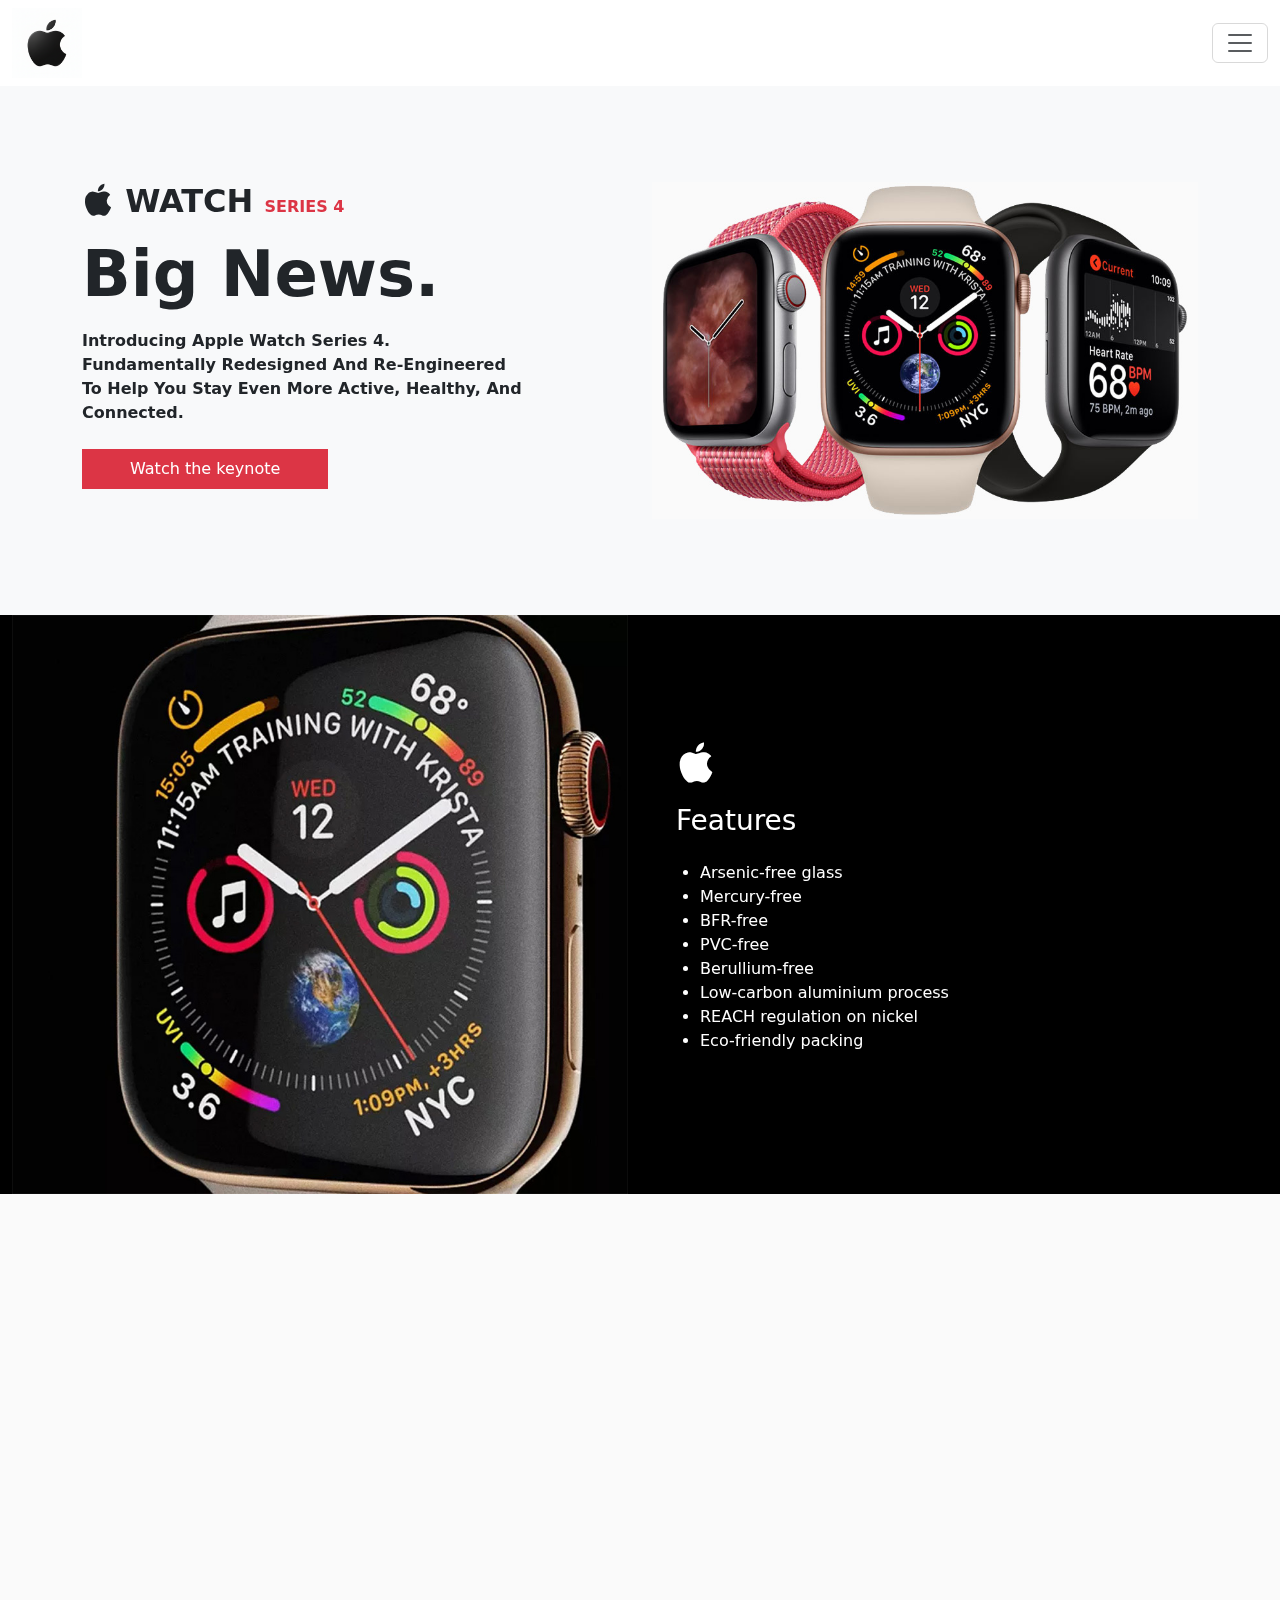
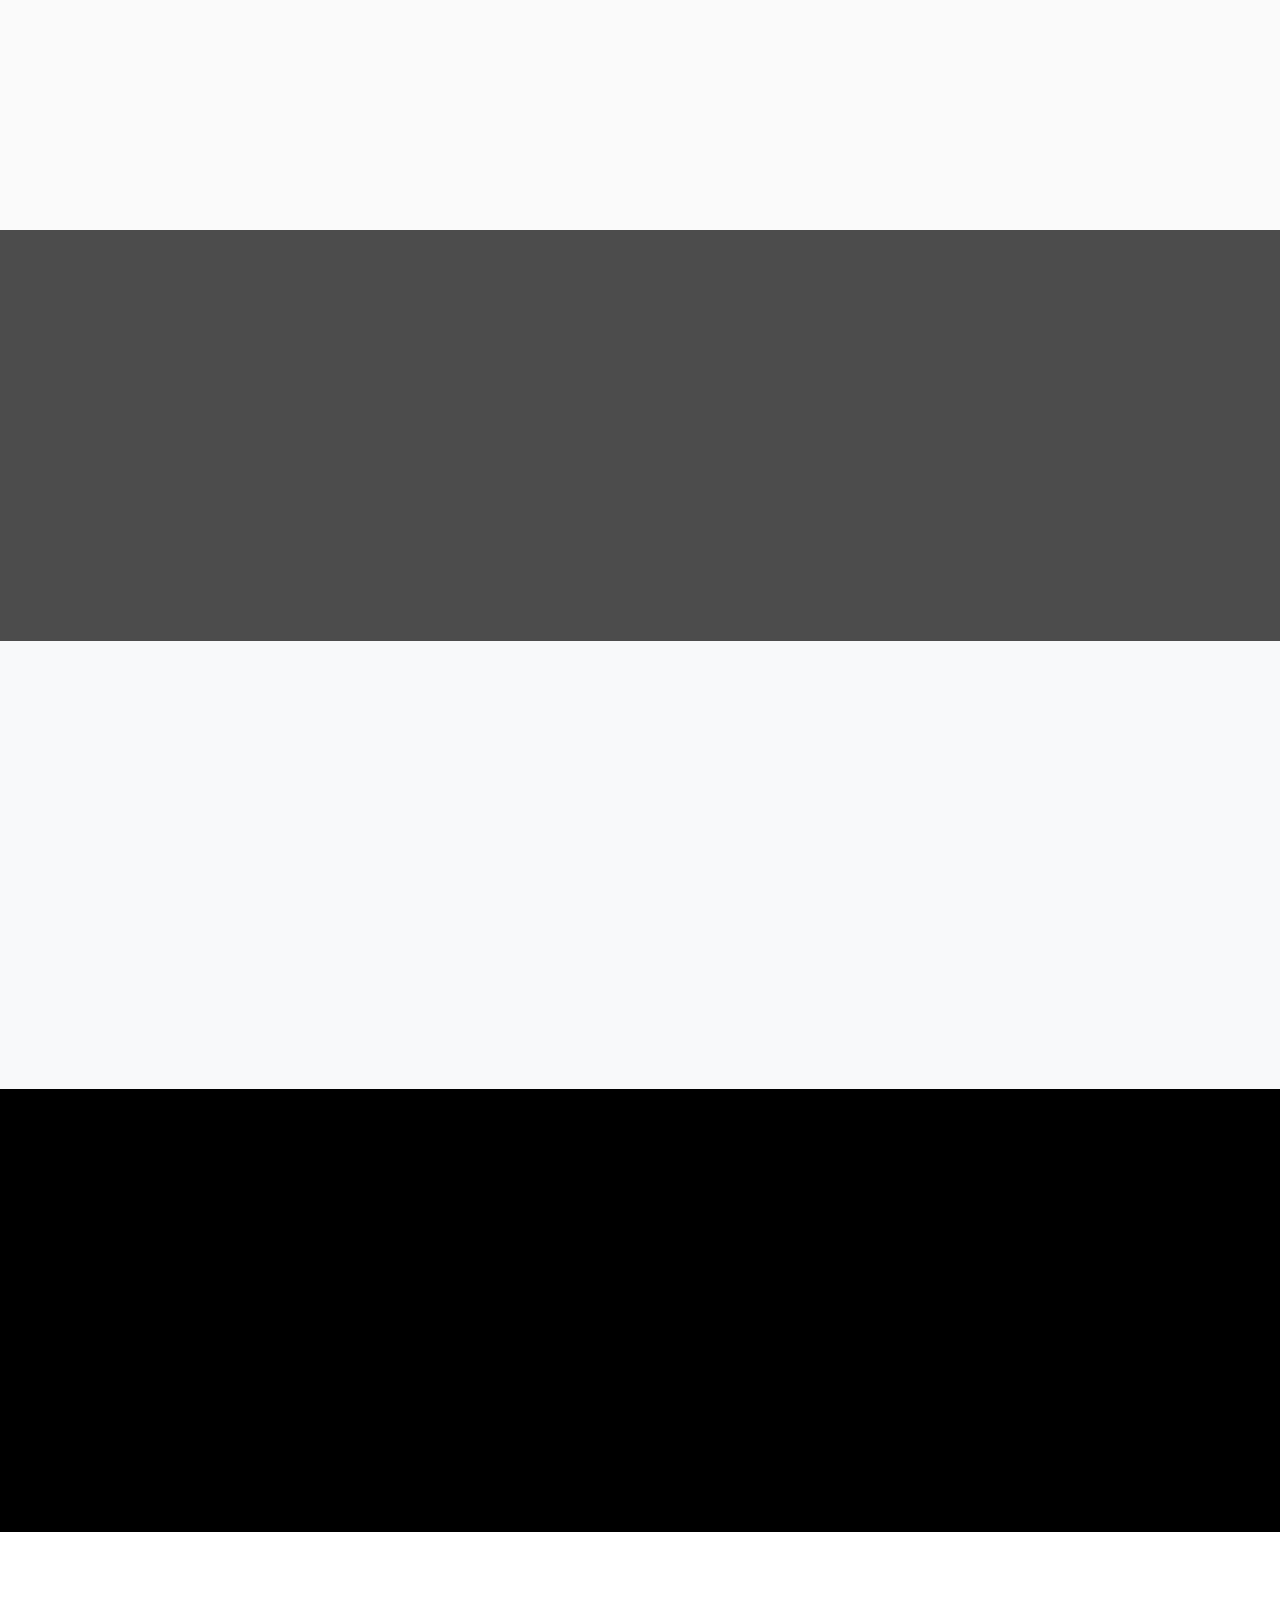
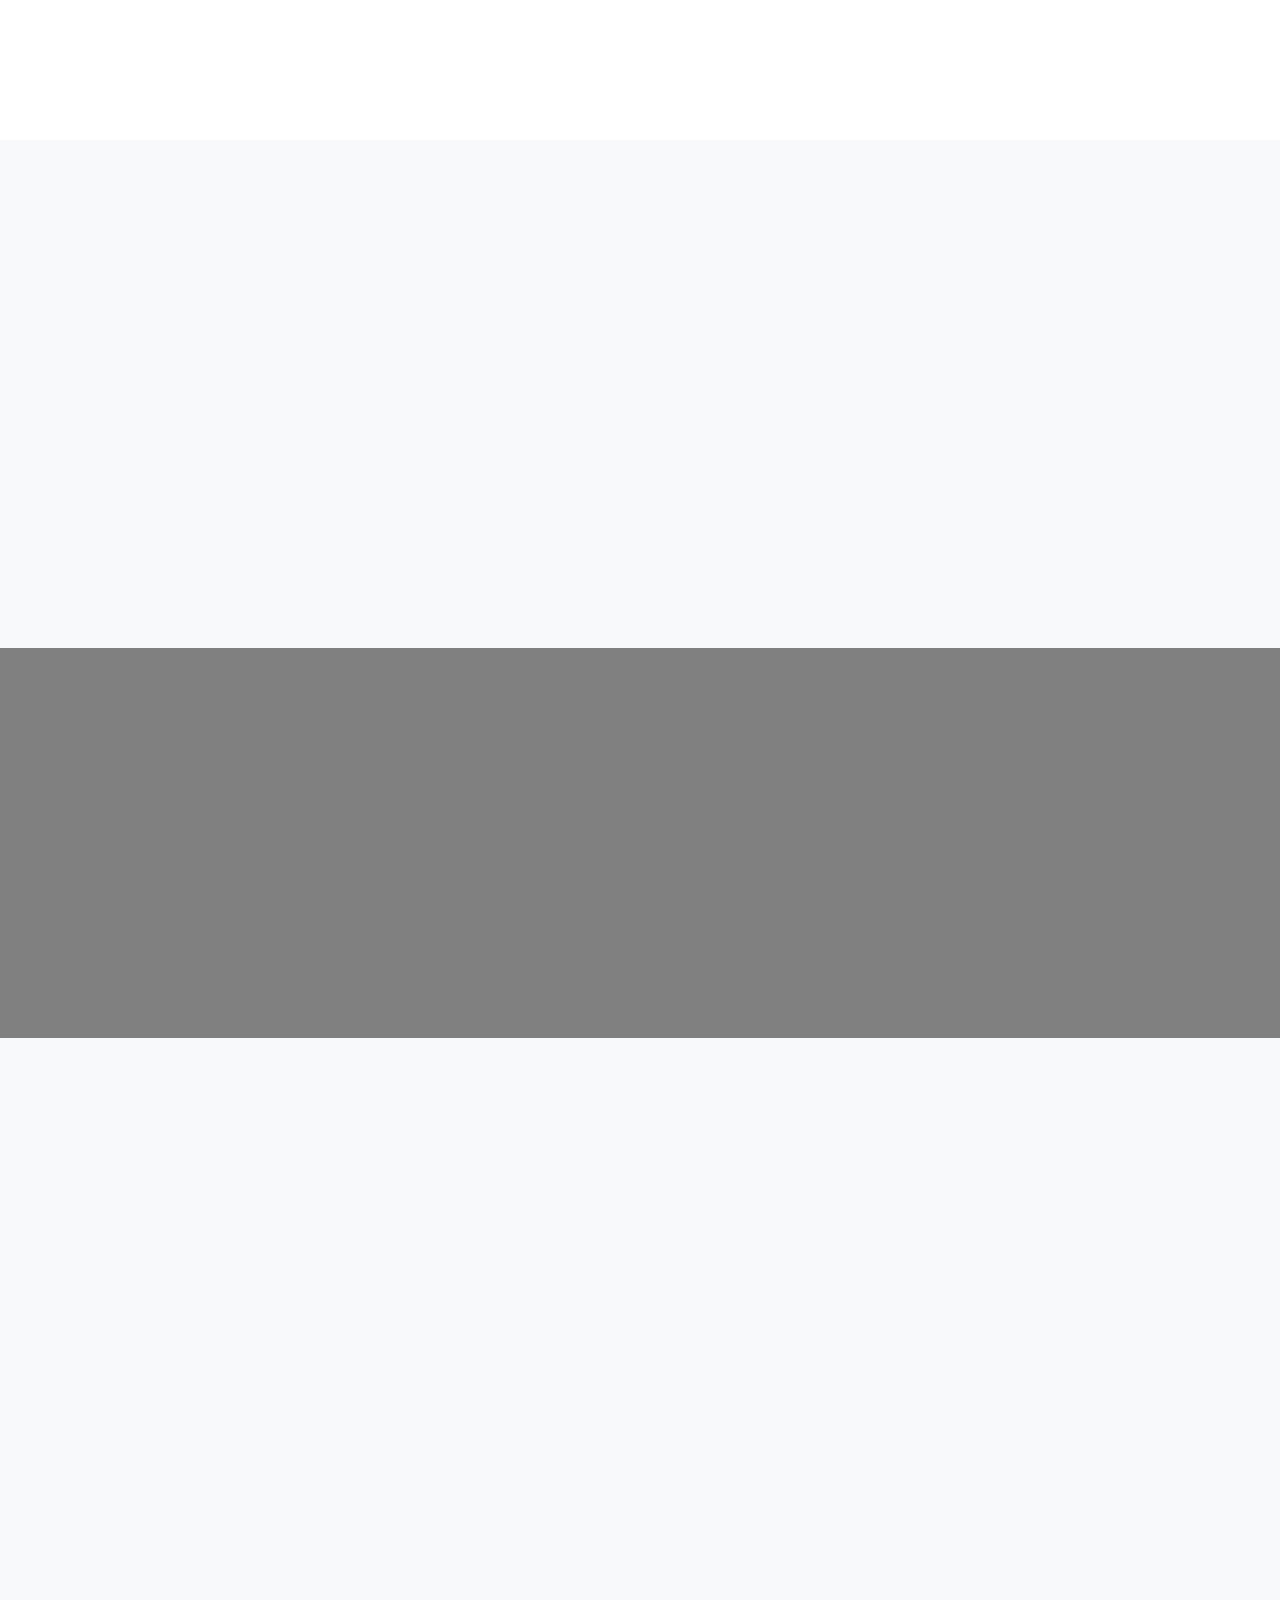
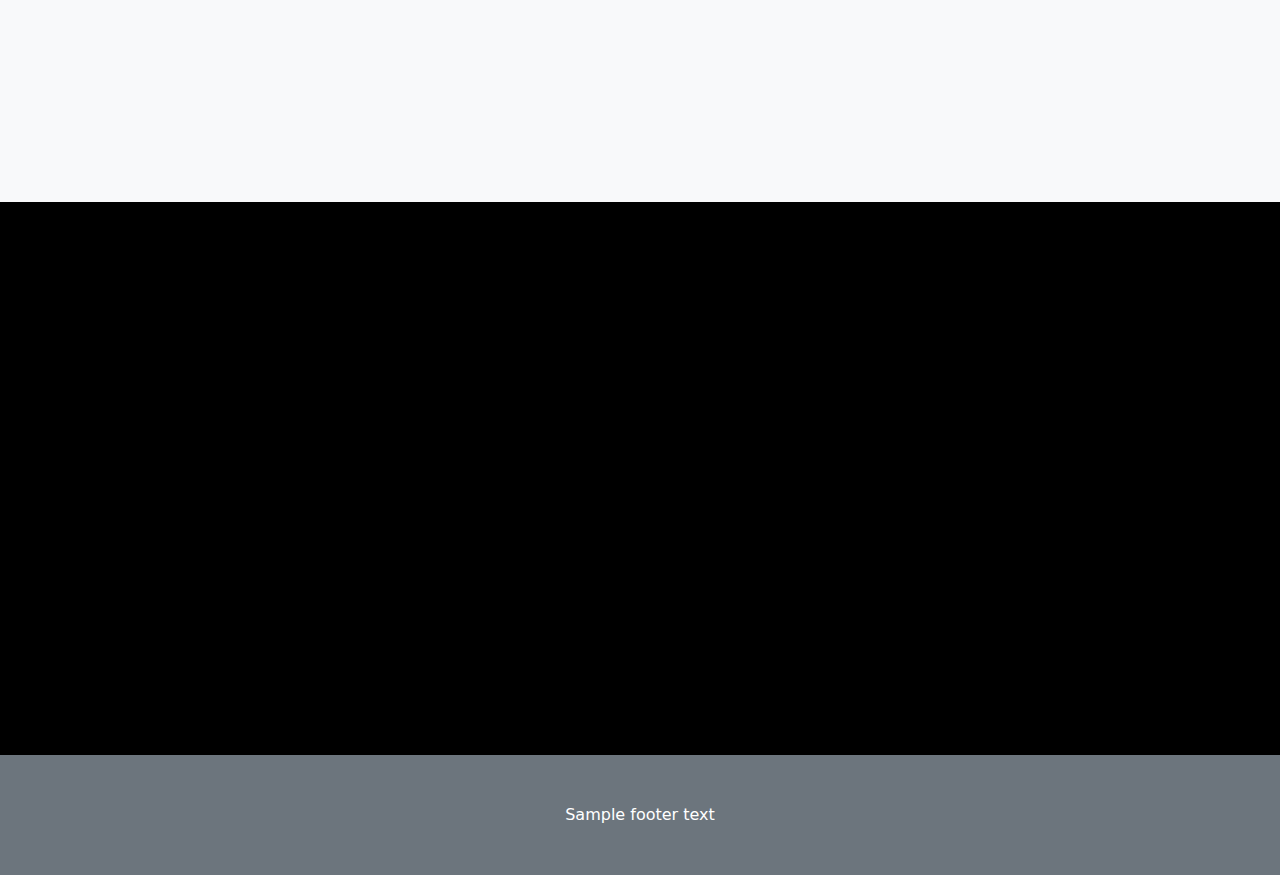
<file: index.html>
<!DOCTYPE html>
<html lang="en">

<head>
    <meta charset="UTF-8">
    <meta name="viewport" content="width=device-width, initial-scale=1.0">
    <title>Apple Watch</title>
    <link rel="shortcut icon" href="img/Gemini_Generated_Image_6ahepr6ahepr6ahe.png" type="image/x-icon">
    <link rel="stylesheet" href="css/aos.css" />
    <link rel="stylesheet" href="css/bootstrap.min.css" />
    <link rel="stylesheet" href="css/fancybox.css" />
    <link rel="stylesheet" href="css/splide.min.css" />
    <link rel="stylesheet" href="css/icons/bootstrap-icons.min.css" />
    <link rel="stylesheet" href="css/main.css" />
</head>

<body>
    <nav class="navbar navbar-expand-xxl" aria-label="Seventh navbar example">
        <div class="container-fluid">
            <div class="ps-lg-5x"><img src="img/Gemini_Generated_Image_6ahepr6ahepr6ahe.png" style="width: 70px;"
                    alt="">
            </div>
            <button class="navbar-toggler text-black" type="button" data-bs-toggle="collapse"
                data-bs-target="#navbarsExampleXxl" aria-controls="navbarsExampleXxl" aria-expanded="false"
                aria-label="Toggle navigation">
                <span class="navbar-toggler-icon"></span>
            </button>
            <div class="collapse navbar-collapse" id="navbarsExampleXxl">
                <ul class="navbar-nav me-auto mb-2 mb-xl-0 ">
                    <li class="nav-item">
                        <a class="nav-link active text-black" aria-current="page" href="#">Home</a>
                    </li>

                    <li class="nav-item">
                        <a class="nav-link text-black" href="#">Link</a>
                    </li>
                    <li class="nav-item">
                        <a class="nav-link disabled text-black" aria-disabled="true">Disabled</a>
                    </li>
                    <li class="nav-item dropdown">
                        <a class="nav-link dropdown-toggle text-black" href="#" data-bs-toggle="dropdown"
                            aria-expanded="false">Dropdown</a>
                        <ul class="dropdown-menu">
                            <li><a class="dropdown-item" href="#">Action</a></li>
                            <li><a class="dropdown-item" href="#">Another action</a></li>
                            <li><a class="dropdown-item" href="#">Something else here</a></li>
                        </ul>
                    </li>
                </ul>
                <form role="search">
                    <input class="form-control" type="search" placeholder="Search" aria-label="Search">
                </form>
            </div>
        </div>
    </nav>
    <div class="bg-light">
        <div class="container-lg py-5">
            <div class="row py-5 align-items-center4 ">
                <div class="col-12 col-lg-6" data-aos="fade-right" data-aos-duration="1000">
                    <div class="h2 fw-bold">
                        <i class="bi-apple tetx-black "></i>
                        WATCH <span class="text-danger h6 fw-bold">SERIES 4</span>
                    </div>
                    <div class="display-3 fw-bold pt-2 pb-3">
                        Big News.
                    </div>
                    <div class="pe-lg-5 fw-bold d-lg-block d-none">
                        Introducing Apple Watch Series 4. <br>
                        Fundamentally Redesigned And Re-Engineered <br>
                        To Help You Stay Even More Active, Healthy, And <br>
                        Connected.
                    </div>
                    <div class="pe-lg-5 fw-bold d-lg-none d-block">
                        Introducing Apple Watch Series 4.
                        Fundamentally Redesigned And Re-Engineered
                        To Help You Stay Even More Active, Healthy, And
                        Connected.
                    </div>
                    <div class="pt-4">
                        <button class="bg-danger text-white px-5 py-2 border-0">
                            Watch the keynote
                        </button>
                    </div>
                </div>
                <div class="col-lg-6 col-12 pt-lg-0 pt-4" data-aos="fade-left" data-aos-duration="1000">
                    <a href="img/1 (6).jpeg" class="text-decoration-none img-fluid" data-fancybox="gallery"
                        data-caption="Strength Trainer">
                        <img src="img/1 (6).jpeg" class="w-100" />
                    </a>
                </div>
            </div>
        </div>
    </div>
    <div class="container-fluid bg-black">
        <div class="row align-items-center">
            <div class="col-lg-6 col-12" data-aos="fade-right" data-aos-duration="1000">
                <img src="img/1 (5).jpeg" class="w-100" alt="">
            </div>
            <div class="col-lg-6 col-12" data-aos="fade-up" data-aos-duration="1000">
                <div class="">
                    <i class="bi-apple h1 ps-4 text-white "></i>
                </div>
                <div class="h3 text-white ps-4 py-3">
                    Features
                </div>
                <div class="">
                    <ul class="text-white ps-5">
                        <li>Arsenic-free glass</li>
                        <li>Mercury-free</li>
                        <li>BFR-free</li>
                        <li>PVC-free</li>
                        <li>Berullium-free</li>
                        <li>Low-carbon aluminium process</li>
                        <li>REACH regulation on nickel</li>
                        <li>Eco-friendly packing</li>
                    </ul>
                </div>
            </div>
        </div>
    </div>
    <div style="background-color: #FAFAFA;">
        <div class="container-lg py-3">
            <div class="row align-items-center">
                <div class="col-lg-6 col-12 py" data-aos="fade-right" data-aos-duration="1000">
                    <div class="bg-light-1 h1 mt-5 py-3 px-2 ">
                        The New Apple Watch 4
                    </div>
                    <div class="fw-bold py-2 pb-3">
                        Fundamentally redesinged and <br> re-engineered with the largest Apple Watch <br> display yet.
                        Advenced heart monitoring <br> capabilities.
                    </div>
                    <div class="">
                        <button class="border-0 bg-danger py-2 px-5 text-white">
                            Watch the keynote
                        </button>
                    </div>
                </div>
                <div class="col-lg-6 col-12" data-aos="fade-left" data-aos-duration="1000">
                    <div class="row">
                        <div class="col-6">
                            <a href="img/1 (18).jpeg" class="text-decoration-none img-fluid" data-fancybox="gallery"
                                data-caption="Strength Trainer">
                                <img src="img/1 (18).jpeg" class="w-100" />
                            </a>
                        </div>
                        <div class="col-6">
                            <a href="img/1 (3).jpeg" class="text-decoration-none img-fluid" data-fancybox="gallery"
                                data-caption="Strength Trainer">
                                <img src="img/1 (3).jpeg" class="w-100" />
                            </a>
                        </div>
                    </div>
                    <div class="row">
                        <div class="col-6">
                            <a href="img/1 (14).jpeg" class="text-decoration-none img-fluid" data-fancybox="gallery"
                                data-caption="Strength Trainer">
                                <img src="img/1 (14).jpeg" class="w-100" />
                            </a>
                        </div>
                        <div class="col-6">
                            <a href="img/1 8).jpeg" class="text-decoration-none img-fluid" data-fancybox="gallery"
                                data-caption="Strength Trainer">
                                <img src="img/1 (8).jpeg" class="w-100" />
                            </a>
                        </div>
                    </div>
                </div>
            </div>
        </div>
    </div>
    <div style="background-color: #4C4C4C;">
        <div class="container-fluid">
            <div class="row align-items-center">
                <div class="col-lg-7 col-12" data-aos="fade-right" data-aos-duration="1000">
                    <img src="img/1 (13).jpeg" class="w-100" alt="">
                </div>
                <div class="col-lg-5 col-12" data-aos="fade-left" data-aos-duration="1000">
                    <div class="">
                        <i class="bi-apple text-white h1"></i>
                    </div>
                    <div class="h1 text-white">
                        Made To Motivate.
                    </div>
                    <div class="text-white">
                        New head-to-head competitions. Activity sharing <br> with friends. Personalized coaching.
                        Monthly <br> challenges. Achievement awards. Get all the <br> motivation you need to close your
                        Activity rings <br> every day.
                    </div>
                    <div class="">
                        <button class="btn text-white border-white border-2 rounded-0 px-4 py-2 my-4">
                            Learn more
                        </button>
                    </div>
                </div>
            </div>
        </div>
    </div>
    <div class="container-fluid py bg-light">
        <div class="row align-items-center">
            <div class="col-lg-6 col-12 py-5 ps-lg-5 ps-1" data-aos="fade-right" data-aos-duration="1000">
                <div class="">
                    <i class="bi-apple text-secondary ps-4 h1"></i>
                </div>
                <div class="h3 text-secondary ps-4 pb-3 pt-2">
                    More Than Just A Sport Watch
                </div>
                <div class="text-secondary ps-4 d-lg-block d-none">
                    It’s Like A Trainer That Understands The Ways You <br> Work Out — From Running To Yoga To Swimming —
                    <br>
                    And Puts Every Metric You Need Right On Your Wrist. <br> With Innovations From Start To Finish
                    Line, It’s Made <br> For The Athlete In Us All.
                </div>
                <div class="text-secondary ps-4 d-lg-none d-block">
                    It’s Like A Trainer That Understands The Ways You Work Out — From Running To Yoga To Swimming —
                    And Puts Every Metric You Need Right On Your Wrist. With Innovations From Start To Finish
                    Line, It’s Made For The Athlete In Us All.
                </div>
                <div class="">
                    <button class="btn text-secondary border-secondary border-2 rounded-0 px-4 py-2 my-4  ms-4">
                        Learn more
                    </button>
                </div>
            </div>
            <div class="col-lg-6 col-12" data-aos="fade-left" data-aos-duration="1000">
                <img src="img/1 (17).jpeg" class="w-100" alt="">
            </div>
        </div>
    </div>
    <div class="bg-black">
        <div class="container-lg">
            <div class="row align-items-center">
                <div class="col-lg-6 col-12 d-lg-block d-none" data-aos="fade-right" data-aos-duration="1000">
                    <img src="img/1 (4).jpeg" class="w-75" alt="">
                </div>
                <div class="col-lg-6 col-12 d-lg-none d-block" data-aos="fade-right" data-aos-duration="1000">
                    <img src="img/1 (4).jpeg" class="w-75 mx-auto" alt="">
                </div>
                <div class="col-lg-6 col-12 text-center py-5" data-aos="fade-left" data-aos-duration="1000">
                    <div class="h2 fw-bold text-white">
                        <i class="bi-apple text-white "></i>
                        WATCH
                    </div>
                    <div class="text-white" style="letter-spacing: 3px;">
                        SERIES 4
                    </div>
                    <div class="h1 text-white py-3">
                        Made To Motivate
                    </div>
                    <div class="text-white px-lg-5">
                        New head-to-head competitions. Activity sharing <br> with friends. Personalized coaching.
                        Monthly <br> challenges. Achievement awards. Get all the <br> motivation you need to close your
                        Activity rings <br> every day.
                    </div>
                    <div class="pt-4">
                        <button class="btn rounded-0 border-white border-2 text-white py-2 px-4">
                            Learn more
                        </button>
                    </div>
                </div>
            </div>
        </div>
    </div>
    <div class="container-lg py-5">
        <div class="text-center" data-aos="fade-down" data-aos-duration="1000">
            <div class="h1 pb-2">
                All New. For A Better You
            </div>
            <div class="">
                Introgucing Apple Watch Series 4. Fundamentally redesigned and re-engineerad to <br> help you stay even
                more active, healthy, and connected.
            </div>
        </div>
    </div>
    <div class="container-fluid bg-light">
        <div class="row">
            <div class="col-6" data-aos="fade-right" data-aos-duration="1000">
                <img src="img/1 (11).jpeg" class="w-100" alt="">
            </div>
            <div class="col-6" data-aos="fade-left" data-aos-duration="1000">
                <img src="img/1 (7).jpeg" class="w-100" alt="">
            </div>
        </div>
    </div>
    <div style="background-color: #808080;">
        <div class="container-fluid pb-lg-0 pb-5">
            <div class="row align-items-center">
                <div class="col-lg-6 col-12" data-aos="fade-right" data-aos-duration="1000">
                    <img src="img/1 (15).jpeg" class="w-100" alt="">
                </div>
                <div class="col-lg-6 col-12" data-aos="fade-left" data-aos-duration="1000">
                    <div class="">
                        <i class="bi-apple h1 text-white"></i>
                    </div>
                    <div class="h1 text-white pb-3">
                        Not Just Evolved, Transformed.
                    </div>
                    <div class="text-white pe-lg-5 me-5 pb-3">
                        The largest Apple Watch display yet. New <br>
                        electrical heart sensor. Re-engineered Digital <br>
                        Crown with haptic feedback. <br>
                    </div>
                    <div class="">
                        <button class="btn rounded-0 border-white border-2 text-white py-2 px-4">
                            Learn more
                        </button>
                    </div>
                </div>
            </div>
        </div>
    </div>
    <div class="bg-light">
        <div class="container-lg">
            <div class="row align-items-center">
                <div class="col-lg-6 col-12 py-3" data-aos="fade-right" data-aos-duration="1000">
                    <div class="bg-light-1 h1 mt-5 py-3 px-2 ">
                        There's An Apple Watch For Evreryone.
                    </div>
                    <div class="fw-bold py-2 pb-3">
                        Understanding all the ways you move <br> throughout the day is an essential part of <br> living
                        a healthy <br> life. Apple Watch shows <br> your daily movement as three simple <br> metrics:
                        Move,
                        Exercise, and Stand.
                    </div>
                    <div class="">
                        <button class="border-0 bg-danger py-2 px-4 text-white">
                            Watch the keynote
                        </button>
                    </div>
                </div>
                <div class="col-lg-6 col-12" data-aos="fade-left" data-aos-duration="1000">
                    <div class="row">
                        <div class="col-6">
                            <a href="img/1 (9).jpeg" class="text-decoration-none img-fluid" data-fancybox="gallery"
                                data-caption="Strength Trainer">
                                <img src="img/1 (9).jpeg" class="w-100" />
                            </a>
                        </div>
                        <div class="col-6">
                            <a href="img/1 (2).jpeg" class="text-decoration-none img-fluid" data-fancybox="gallery"
                                data-caption="Strength Trainer">
                                <img src="img/1 (2).jpeg" class="w-100" />
                            </a>
                        </div>
                    </div>
                    <div class="row pt-4">
                        <div class="col-6">
                            <a href="img/1 (1).jpeg" class="text-decoration-none img-fluid" data-fancybox="gallery"
                                data-caption="Strength Trainer">
                                <img src="img/1 (1).jpeg" class="w-100" />
                            </a>
                        </div>
                        <div class="col-6">
                            <a href="img/1 (16).jpeg" class="text-decoration-none img-fluid" data-fancybox="gallery"
                                data-caption="Strength Trainer">
                                <img src="img/1 (16).jpeg" class="w-100" />
                            </a>
                        </div>
                    </div>
                </div>
            </div>
        </div>
    </div>
    <div class="bg-image-intre py-5">
        <div class="container-lg">
            <div class="" data-aos="fade-up" data-aos-duration="1000">
                <div class="">
                    <img src="img/1 (1).png" alt="">
                </div>
                <div class="h1 text-white py-4">
                    Ready For Whatever <br> Moves You.
                </div>
                <div class="text-white d-lg-block d-none">
                    Whether it’s training for a marathon or swimming laps <br> at the pool, Apple Watch Series 4 has
                    something for <br> everyone. Now including yoga and hiking, the Workout <br> app works every way you
                    want to exercise. You can set <br> individual goals, measure your calorie burn, and track <br> your
                    progress over time in the Activity app on your <br> iPhone. Ready? Go.
                </div>
                <div class="text-white d-lg-none d-block">
                    Whether it’s training for a marathon or swimming laps at the pool, Apple Watch Series 4 has
                    something for everyone. Now including yoga and hiking, the Workout app works every way you
                    want to exercise. You can set individual goals, measure your calorie burn, and track your
                    progress over time in the Activity app on your iPhone. Ready? Go.
                </div>
                <div class="">
                    <button class="btn text-white border-white border-2 py-2 px-4 rounded-0 my-4">
                        Learn more
                    </button>
                </div>
            </div>
        </div>
    </div>
    <div class="bg-secondary">
        <div class="text-center py-5 text-white">
            Sample footer text
        </div>
    </div>
    <script src="js/bootstrap.bundle.min.js"></script>
    <script src="js/aos.js"></script>
    <script src="js/fancybox.umd.js"></script>
    <script src="js/splide.min.js"></script>
    <script>
        Fancybox.bind("[data-fancybox]", {
            'animated': true,
        });
        AOS.init({
            once: true,
        });
    </script>
</body>

</html>
</file>
<file: css/main.css>
.bg-image-intre {
  background-image: url("../img/1_\(12\).jpeg");
  background-color: black;
  background-repeat: no-repeat;
  background-attachment: fixed;
  background-position: center;
  background-size: cover;
}
.bg-image-intre0 {
  background-image: url("../img/banner-01.jpg");
  background-color: black;
  background-repeat: no-repeat;
  background-attachment: fixed;
  background-position: center;
  background-size: cover;
}
.bg-image-between {
  background-image: url("../img/video-bg.jpg");
  background-color: black;
  background-repeat: no-repeat;
  background-attachment: fixed;
  background-position: center;
  background-size: cover;
}
.bg-image-last {
  background-image: url("../img/contact-bg.jpg");
  background-color: black;
  background-repeat: no-repeat;
  background-attachment: fixed;
  background-position: center;
  background-size: cover;
}

.splide__pagination {
  right: unset;
  margin-left: 3rem;
  margin-bottom: 3rem;
}

.bg-shadow {
  background-color: rgba(228, 222, 222, 0.274);
}

a.hover-1 {
  position: relative;
  color: white !important;
}

a.hover-1:hover {
  color: red !important;
}
.card {
  cursor: pointer;
  transition: ease 0.5s;
}
.card:hover {
  transform: translateY(-15px);
}
.card1 {
  cursor: pointer;
  transition: ease 0.7s;
}
.card1:hover {
  transform: translateY(-10px);
}
.bg-light-1 {
  background-color: #E4E4E4;
}
*{
  margin: 0;
  padding: 0;
  box-sizing: border-box;

}
img{
  display: block;
  max-width: 100%;
  height: auto;

}
body{
  overflow-x: hidden;
}
</file>
